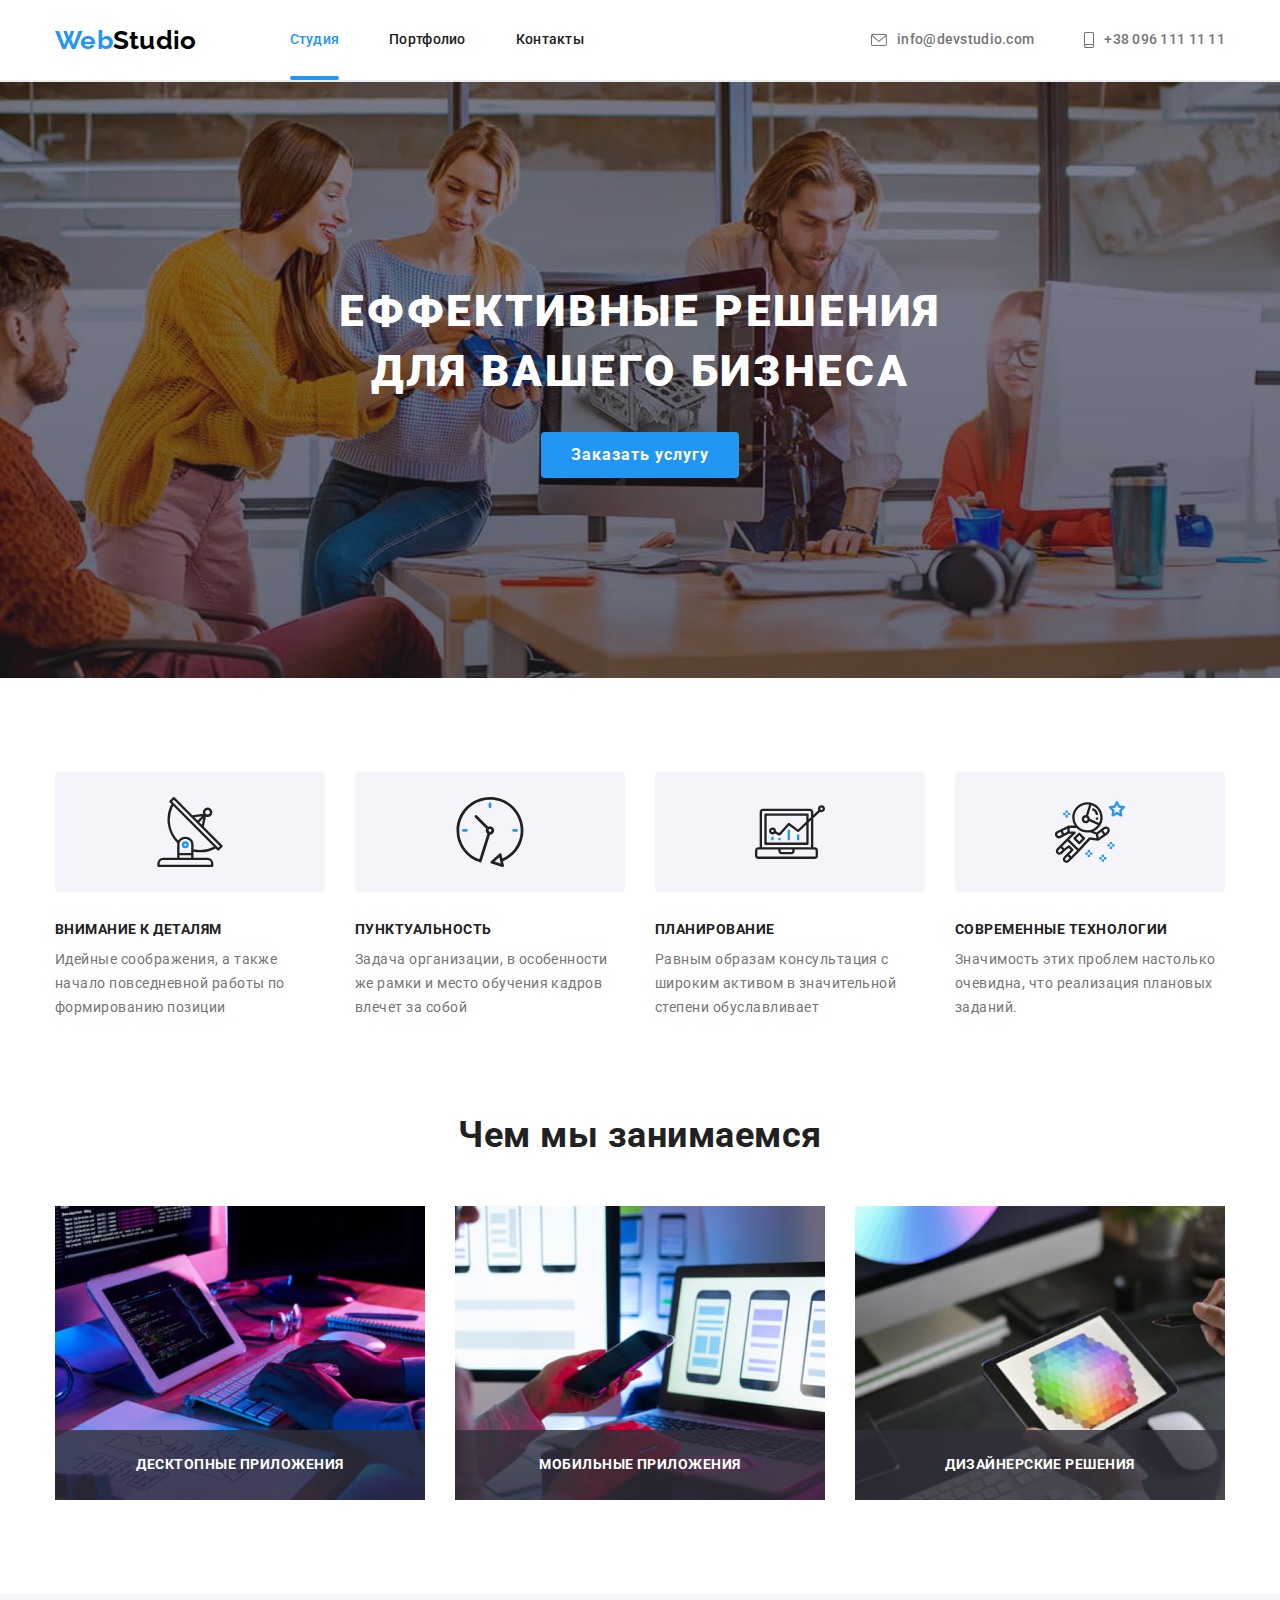
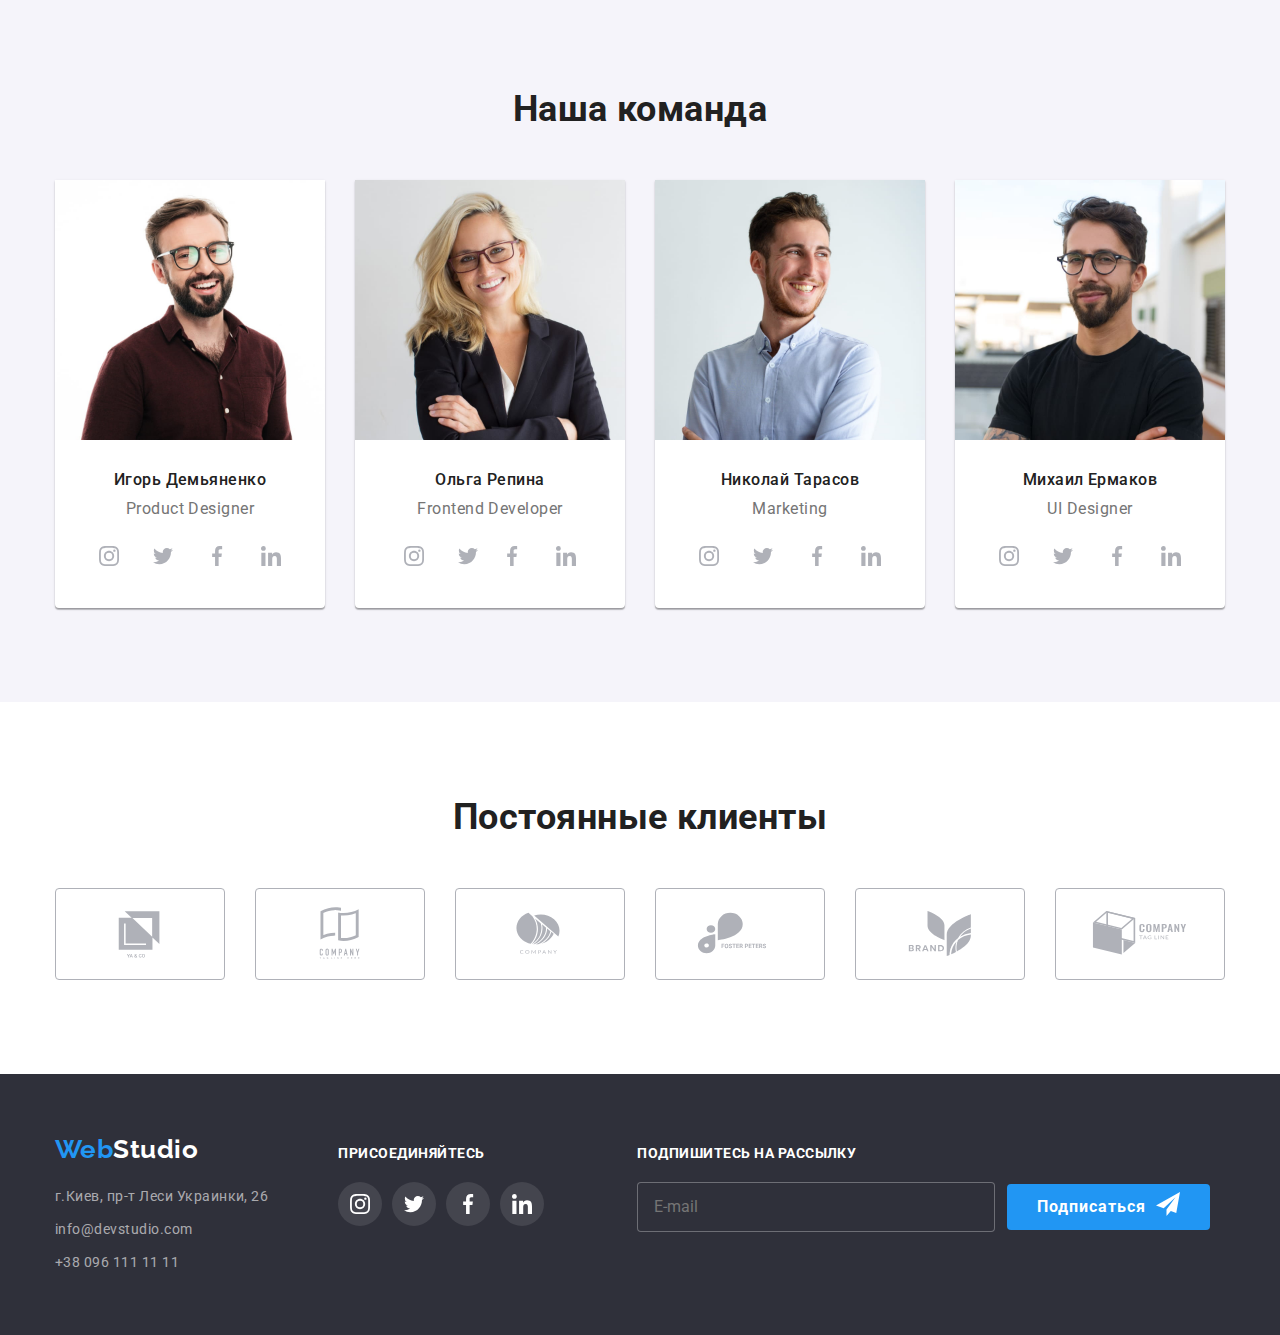
<file: index.html>
<!DOCTYPE html>
<html lang="ru">
<head>
    <meta charset="UTF-8">
    <meta http-equiv="X-UA-Compatible" content="IE=edge">
    <meta name="viewport" content="width=device-width, initial-scale=1.0">
    <link href="https://fonts.googleapis.com/css2?family=Raleway:wght@700&family=Roboto:wght@400;500;700;900&display=swap"
        rel="stylesheet">    
    <title >Студия</title>    
    <link href="./css/main.min.css" rel="stylesheet" />   
</head> 
<body class="page">
    <!-- Navigation -->
    <header class="pseudo">
        <div class="container">
            <div class="header">
                <a href="/" lang="en" class="logo">Web<span class="logo--black">Studio</span></a>
                <nav class="nav">
                    <ul class="nav__list list">
                        <li class="nav__item item"><a href="" class="link current">Студия</a></li>
                        <li class="nav__item item"><a href="./portfolio.html" class="link"> Портфолио</a></li>
                        <li class="nav__item item"><a href="" class="link">Контакты</a></li>
                    </ul>
                </nav>
                <ul class="auth list">
                    <li class="auth__item item">
                        <a href="mailto:info@devstudio.com" class="link">
                            <svg class="auth__icon" width="16" height="12">
                                <use href="./images/icons.svg#icon-envelope"></use>
                            </svg>info@devstudio.com
                         </a>
                    </li>
                    <li class="auth__item item">
                        <a href="tel:+380961111111" class="link">
                            <svg class="auth__icon" width="10" height="16">
                                <use href="./images/icons.svg#icon-smartphone"></use>
                            </svg>+38 096 111 11 11
                         </a>
                    </li>
                </ul>
            </div>
        
        </div>
    </header>
    <!-- Content of page -->
        <main>
        <section class="section">  
            <div class="hero">
                <div class="container">                  
                    <h1 class="hero__slogan">Еффективные решения<br> для вашего бизнеса</h1>
                    <button type="button" class="button" data-modal-open >Заказать услугу</button>               
                 </div>
            </div>
        </section>
        <section class="section">
            <div class="container">
                <h2 class="title hidden">Особенности</h2>
                <ul class="features__list list">
                    <li class="features__item">
                        <div class="features__icon">
                            <svg class="features__icon--svg" width="70" height="70">
                            <use href="./images/icons.svg#icon-antenna"></use>
                        </svg>
                        </div>
                        <h3 class="features__subtitle">Внимание к деталям</h3>
                        <p class="features__text">Идейные соображения, а также начало повседневной работы по формированию позиции</p>
                    </li>
                    <li class="features__item">
                    <div class="features__icon">
                        <svg class="features__icon--svg" width="70" height="70">
                            <use href="./images/icons.svg#icon-clock"></use>
                        </svg>
                        </div>
                        <h3 class="features__subtitle">Пунктуальность</h3>
                        <p class="features__text">Задача организации, в особенности же рамки и место обучения кадров влечет за собой</p>
                    </li>
                    <li class="features__item">
                        <div class="features__icon">
                            <svg class="features__icon--svg" width="70" height="70">
                                <use href="./images/icons.svg#icon-diagram"></use>
                            </svg>
                        </div>
                        <h3 class="features__subtitle">Планирование</h3>
                        <p class="features__text">Равным образам консультация с широким активом в значительной степени обуславливает</p>
                    </li>
                    <li class="features__item">
                        <div class="features__icon">
                            <svg class="features__icon--svg" width="70" height="70">
                                <use href="./images/icons.svg#icon-astronaut"></use>
                            </svg>
                        </div>
                        <h3 class="features__subtitle">Современные технологии</h3>
                        <p class="features__text">Значимость этих проблем настолько очевидна, что реализация плановых заданий.</p>
                    </li>
                </ul>
            </div>
        </section>
        <section class="section specialization">
            <div class="container">
                <h2 class="specialization__title title">Чем мы занимаемся</h2>
                <ul class="list">
                    <li class="specialization__list">
                        <div class="specialization__item">
                            <p class="specialization__item-bgr"></p>
                            <img class="image" src="./images/box/boxone.jpg" alt="Мы создаем проект" width="370" />
                            <p class="specialization__item-text">Десктопные приложения</p>
                        </div>
                    </li>
                    <li class="specialization__list">
                        <div class="specialization__item">
                            <p class="specialization__item-bgr"></p>
                            <img class="image" src="./images/box/boxtwo.jpg" alt="Мы адаптируем проект" width="370" />
                            <p class="specialization__item-text">Мобильные приложения</p>
                        </div>
                    </li>
                    <li class="specialization__list">
                        <div class="specialization__item">
                            <p class="specialization__item-bgr"></p>
                            <img class="image" src="./images/box/boxthree.jpg" alt="Мы смотрим результат" width="370" />
                            <p class="specialization__item-text">Дизайнерские решения</p>
                        </div>
                    </li>
                </ul>
            </div>            
        </section>
        <section class="team section">
            <div class="container">
                <h2 class="team__title title">Наша команда</h2>
                <ul class="list">
                    <li class="team__item">
                        <img class="team__image image" src="./images/team/teamcardone.jpg" alt="Игорь Демьяненко" width="270" />
                        <div class="team__card">
                            <h3 class="team__person">Игорь Демьяненко</h3>
                            <p lang="en" class="team__person-job">Product Designer</p>
                            <ul class="social-list list">
                                <li class="social-list__item"><a class="social-list__link" href="" target="_blank" rel="noopener nofollowed" aria-label="instagram">
                                    <svg class="social-list__icon" width="20" height="20">
                                        <use class="instagram" href="./images/icons.svg#icon-instagram"></use>
                                    </svg></a>
                                </li>
                                <li class="social-list__item"><a class="social-list__link" href="" target="_blank" rel="noopener nofollowed" aria-label="twitter">
                                        <svg class="social-list__icon" width="20" height="20">
                                            <use class="twitter" href="./images/icons.svg#icon-twitter"></use>
                                        </svg></a>
                                </li>
                                <li class="social-list__item"><a class="social-list__link" href="" target="_blank" rel="noopener nofollowed" aria-label="facebook">
                                        <svg class="social-list__icon" width="20" height="20">
                                            <use class="facebook" href="./images/icons.svg#icon-facebook"></use>
                                        </svg></a>
                                </li>
                                <li class="social-list__item"><a class="social-list__link" href="" target="_blank" rel="noopener nofollowed" aria-label="linkedin">
                                        <svg class="social-list__icon" width="20" height="20">
                                            <use class="linkedin" href="./images/icons.svg#icon-linkedin"></use>
                                        </svg></a>
                                </li>
                            </ul>
                    </div>
                    </li>
                    <li class="team__item">
                        <img class="team__image image" src="./images/team/teamcardtwo.jpg" alt="Ольга Репина" width="270" />
                        <div class="team__card">
                            <h3 class="team__person">Ольга Репина</h3>
                            <p lang="en" class="team__person-job">Frontend Developer</p>
                            <ul class="social-list list">
                                <li class="social-list__item"><a class="social-list__link" href="" target="_blank" rel="noopener nofollowed" aria-label="instagram">
                                        <svg class="social-list__icon" width="20" height="20">
                                            <use class="instagram" href="./images/icons.svg#icon-instagram"></use>
                                        </svg></a>
                                </li>
                                <li class="ssocial-list__item"><a class="social-list__link" href="" target="_blank" rel="noopener nofollowed" aria-label="twitter">
                                        <svg class="social-list__icon" width="20" height="20">
                                            <use class="twitter" href="./images/icons.svg#icon-twitter"></use>
                                        </svg></a>
                                </li>
                                <li class="social-list__item"><a class="social-list__link" href="" target="_blank" rel="noopener nofollowed" aria-label="facebook">
                                        <svg class="social-list__icon" width="20" height="20">
                                            <use class="facebook" href="./images/icons.svg#icon-facebook"></use>
                                        </svg></a>
                                </li>
                                <li class="social-list__item"><a class="social-list__link" href="" target="_blank" rel="noopener nofollowed" aria-label="linkedin">
                                        <svg class="social-list__icon" width="20" height="20">
                                            <use class="linkedin" href="./images/icons.svg#icon-linkedin"></use>
                                        </svg></a>
                                </li>
                            </ul>
                        </div>                        
                    </li>
                    <li class="team__item">
                        <img class="team__image image" src="./images/team/teamcardthree.jpg" alt="Николай Тарасов" width="270" />
                        <div class="team__card">
                            <h3 class="team__person">Николай Тарасов</h3>
                            <p lang="en" class="team__person-job">Marketing</p>
                            <ul class="social-list list">
                                <li class="social-list__item"><a class="social-list__link" href="" target="_blank" rel="noopener nofollowed" aria-label="instagram">
                                        <svg class="social-list__icon" width="20" height="20">
                                            <use class="instagram" href="./images/icons.svg#icon-instagram"></use>
                                        </svg></a>
                                </li>
                                <li class="social-list__item"><a class="social-list__link" href="" target="_blank" rel="noopener nofollowed" aria-label="twitter">
                                        <svg class="social-list__icon" width="20" height="20">
                                            <use class="twitter" href="./images/icons.svg#icon-twitter"></use>
                                        </svg></a>
                                </li>
                                <li class="social-list__item"><a class="social-list__link" href="" target="_blank" rel="noopener nofollowed" aria-label="facebook">
                                        <svg class="social-list__icon" width="20" height="20">
                                            <use class="facebook" href="./images/icons.svg#icon-facebook"></use>
                                        </svg></a>
                                </li>
                                <li class="social-list__item"><a class="social-list__link" href="" target="_blank" rel="noopener nofollowed" aria-label="linkedin">
                                        <svg class="social-list__icon" width="20" height="20">
                                            <use class="linkedin" href="./images/icons.svg#icon-linkedin"></use>
                                        </svg></a>
                                </li>
                            </ul>
                        </div>                        
                    </li>
                    <li class="team__item">
                        <img class="team__image image" src="./images/team/teamcardfour.jpg" alt="Михаил Ермаков" width="270" />
                        <div class="team__card">
                            <h3 class="team__person">Михаил Ермаков</h3>
                        <p lang="en" class="team__person-job">UI Designer</p>
                        <ul class="social-list list ">
                            <li class="social-list__item"><a class="social-list__link" href="" target="_blank" rel="noopener nofollowed" aria-label="instagram">
                                    <svg class="social-list__icon" width="20" height="20">
                                        <use class="instagram" href="./images/icons.svg#icon-instagram"></use>
                                    </svg></a>
                            </li>
                            <li class="social-list__item"><a class="social-list__link" href="" target="_blank" rel="noopener nofollowed" aria-label="twitter">
                                    <svg class="social-list__icon" width="20" height="20">
                                        <use class="twitter" href="./images/icons.svg#icon-twitter"></use>
                                    </svg></a>
                            </li>
                            <li class="social-list__item"><a class="social-list__link" href="" target="_blank" rel="noopener nofollowed" aria-label="facebook">
                                    <svg class="social-list__icon" width="20" height="20">
                                        <use class="facebook" href="./images/icons.svg#icon-facebook"></use>
                                    </svg></a>
                            </li>
                            <li class="social-list__item"><a class="social-list__link" href="" target="_blank" rel="noopener nofollowed" aria-label="linkedin">
                                    <svg class="social-list__icon" width="20" height="20">
                                        <use class="linkedin" href="./images/icons.svg#icon-linkedin"></use>
                                    </svg></a>
                            </li>
                        </ul>
                        </div>                        
                    </li>
                </ul>
            </div>            
        </section>
        <!-- Our cliets -->
        <section class="section logos">            
            <div class="container">
                <h2 class="clients title">Постоянные клиенты</h2>
                <ul class="list">
                    <li class="clients__item"><a class="clients__logos" href="" target="_blank" rel="noopener nofollowed" aria-label="client-one">
                        <svg  width="106" height="60">
                            <use href="./images/icons.svg#icon-logo"></use>
                        </svg></a>
                    </li>
                    <li class="clients__item"><a class="clients__logos" href="" target="_blank" rel="noopener nofollowed" aria-label="client-one">
                            <svg  width="106" height="60">
                                <use href="./images/icons.svg#icon-logoone"></use>
                            </svg></a>
                    </li>
                    <li class="clients__item"><a class="clients__logos" href="" target="_blank" rel="noopener nofollowed" aria-label="client-one">
                            <svg  width="106" height="60">
                                <use href="./images/icons.svg#icon-logotwo"></use>
                            </svg></a>
                    </li>
                    <li class="clients__item"><a class="clients__logos" href="" target="_blank" rel="noopener nofollowed" aria-label="client-one">
                            <svg  width="106" height="60">
                                <use href="./images/icons.svg#icon-logothree"></use>
                            </svg></a>
                    </li>
                    <li class="clients__item"><a class="clients__logos" href="" target="_blank" rel="noopener nofollowed" aria-label="client-one">
                            <svg  width="106" height="60">
                                <use href="./images/icons.svg#icon-logofour"></use>
                            </svg></a>
                    </li>
                    <li class="clients__item"><a class="clients__logos" href="" target="_blank" rel="noopener nofollowed" aria-label="client-one">
                            <svg  width="106" height="60">
                                <use  href="./images/icons.svg#icon-logofive"></use>
                            </svg></a>
                    </li>
                </ul>
            </div>
        </section>
    </main>
    <!-- Footer -->
    <footer class="footer">  
        <div class="container box">     
            <div class="footer-contacts">
                <a href="/" lang="en" class="logo footer-contacts__logo">Web<span class="logo--white">Studio </span></a>
                <address>
                    <ul class="footer-contacts__list">
                        <li class="footer-contacts__item">
                            <a href="/" class="contacts">г.Киев, пр-т Леси Украинки, 26</a>
                        </li>
                        <li class="footer-contacts__item">
                            <a href="mailto:info@devstudio.com" class="contacts">info@devstudio.com </a>
                        </li>
                        <li class="footer-contacts__item">
                            <a href="tel:+380961111111" class="contacts"> +38 096 111 11 11 </a>
                        </li>
                    </ul>
                </address>
            </div>  
            <div class="footer-social">
                <h3 class="appeal">Присоединяйтесь</h3>
                <ul class="social-list list">
                    <li class="social-list__item"><a class="social-list__link btm" href="" target="_blank" rel="noopener nofollowed" aria-label="instagram">
                            <svg class="social-list__icon" width="20" height="20">
                                <use href="./images/icons.svg#icon-instagram"></use>
                            </svg></a>
                    </li>
                    <li class="social-list__item"><a class="social-list__link btm" href="" target="_blank" rel="noopener nofollowed" aria-label="twitter">
                            <svg class="social-list__icon" width="20" height="20">
                                <use  href="./images/icons.svg#icon-twitter"></use>
                            </svg></a>
                    </li>
                    <li class="social-list__item"><a class="social-list__link btm" href="" target="_blank" rel="noopener nofollowed" aria-label="facebook">
                            <svg class="social-list__icon" width="20" height="20">
                                <use href="./images/icons.svg#icon-facebook"></use>
                            </svg></a>
                    </li>
                    <li class="social-list__item"><a class="social-list__link btm" href="" target="_blank" rel="noopener nofollowed" aria-label="linkedin">
                            <svg class="social-list__icon" width="20" height="20">
                                <use href="./images/icons.svg#icon-linkedin"></use>
                            </svg></a>
                    </li>
                </ul>
            </div>
            <div>                
                <b class="appeal">Подпишитесь на рассылку</b>
                <form class="form">                                            
                    <input class="form__input" type="email" name="email" placeholder="E-mail">                  
                    <button class="button" type="submit">Подписаться
                        <svg class="form__icon" width="24" height="24">
                            <use href="./images/icons.svg#icon-send"></use>
                        </svg>
                    </button>
                </form>
            </div>
        </div>
    </footer>  
    <!-- Modal window-->
    <div class="backdrop is-hidden" data-modal>
        <div class="modal">         
            <button class="button-close" type="submit" data-modal-close>
                <svg width="18" height="18">
                    <use href="./images/icons.svg#icon-close"></use>
                    </svg>
            </button>           
            <div class="modal__form"> 
                <p class="modal__appeal">Оставьте свои данные, мы вам перезвоним</p>
                <form class="modal__field">                    
                    <label class="modal__field-item label">
                        <span class="modal__text">Имя</span>
                        <input class="modal__input" type="text" name="username" placeholder=" ">
                        <svg class="modal__icon" width="18" height="18">
                            <use href="./images/icons.svg#icon-person"></use>
                            </svg>
                    </label>                                 
                    <label class="modal__field-item label">
                        <span class="modal__text">Телефон</span>
                        <input class="modal__input" type="number" name="number" placeholder=" ">                        
                        <svg class="modal__icon" width="18" height="18">
                            <use href="./images/icons.svg#icon-phone"></use>
                            </svg>
                    </label>                                 
                    <label class="modal__field-item label">
                        <span class="modal__text">E-mail</span>
                        <input class="modal__input" type="email" name="email" placeholder=" ">                        
                        <svg class="modal__icon" width="18" height="18">
                            <use href="./images/icons.svg#icon-email"></use>
                            </svg>
                    </label>                                  
                    <label class="modal__field-textarea label">
                        <textarea class="modal__textarea" name="feedback" placeholder="Введите текст..."></textarea> 
                        <span class="modal__text">Комментарий</span>                               
                    </label>                    
                    <label class="modal__field-checkbox label">
                        <span class="modal__square"></span>
                        <span class="modal__agreement">Соглашаюсь с рассылкой и принимаю <a href="/" class="modal__contract">Условия
                                договора</a></span>
                        <input class="modal__check" type="checkbox" name="checkbox">                        
                        <svg class="modal__icon-check" width="16" height="15">
                            <use href="./images/icons.svg#icon-check"></use>
                        </svg>
                    </label>                   
                    <button class="button modal__submit" type="submit">Отправить</button>
                </form>
            </div>
            
        </div>
    </div>
    <script src="./js/modal.js"></script>
</body>
</html>
</file>
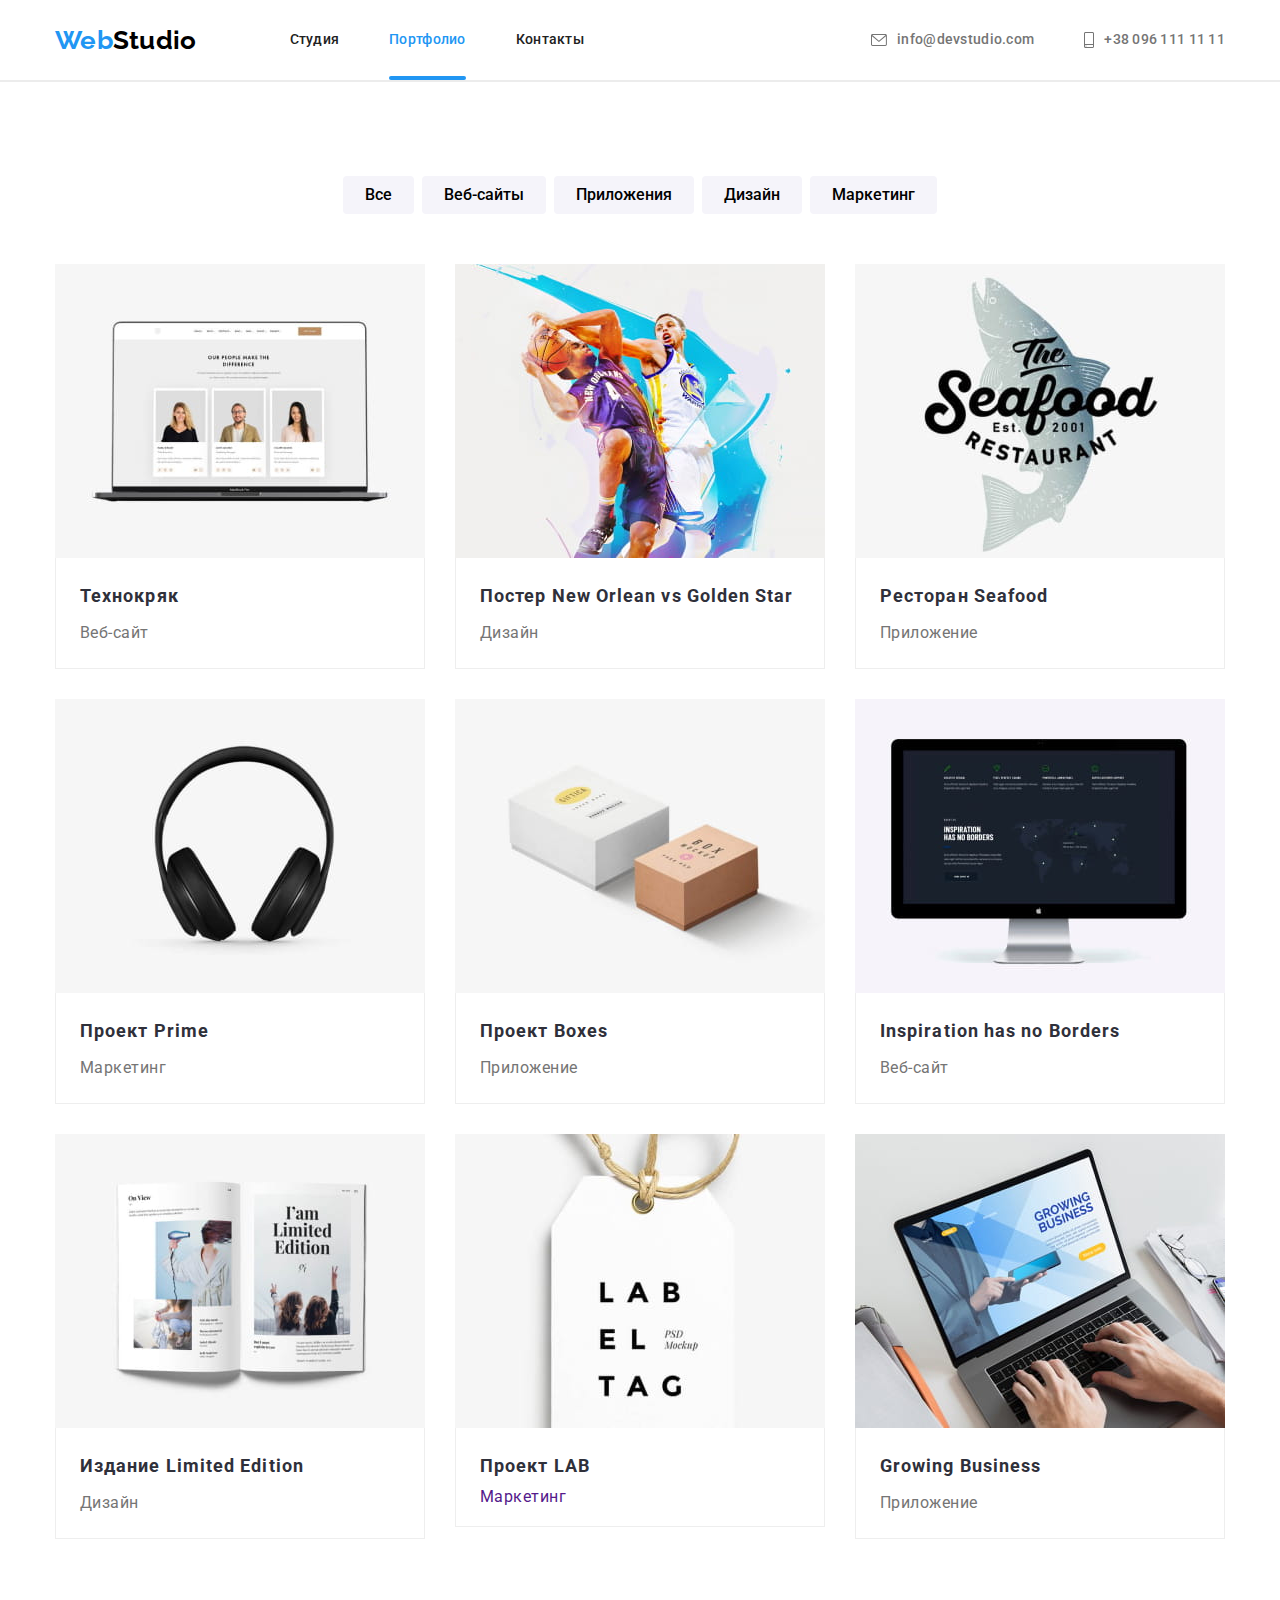
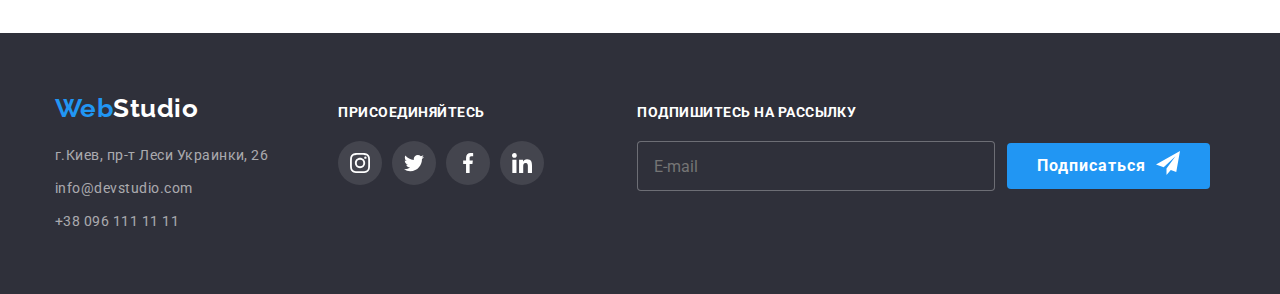
<file: portfolio.html>
<!DOCTYPE html>
<html lang="ru">

<head>
    <meta charset="UTF-8">
    <meta http-equiv="X-UA-Compatible" content="IE=edge">
    <meta name="viewport" content="width=device-width, initial-scale=1.0">
    <link href="https://fonts.googleapis.com/css2?family=Raleway:wght@700&family=Roboto:wght@400;500;700;900&display=swap"
        rel="stylesheet">    
    <title>Портфолио</title>   
    <link href="./css/main.min.css" rel="stylesheet" />    
</head>
<body class="page">
    <!-- Portfolio -->
<header class="pseudo">
    <div class="container">
        <div class="header">
            <a href="/" lang="en" class="logo">Web<span class="logo--black">Studio</span></a>
            <nav class="nav">
                <ul class="nav__list list">
                    <li class="nav__item item"><a href="./index.html" class="link">Студия</a></li>
                    <li class="nav__item item"><a href="" class="link current"> Портфолио</a></li>
                    <li class="nav__item item"><a href="" class="link">Контакты</a></li>
                </ul>
            </nav>
            <ul class="auth list">
                <li class="auth__item item">
                    <a href="mailto:info@devstudio.com" class="link">
                        <svg class="auth__icon" width="16" height="12">
                            <use href="./images/icons.svg#icon-envelope"></use>
                        </svg>info@devstudio.com
                    </a>
                </li>
                <li class="auth__item item">
                    <a href="tel:+380961111111" class="link">
                        <svg class="auth__icon" width="10" height="16">
                            <use href="./images/icons.svg#icon-smartphone"></use>
                        </svg>+38 096 111 11 11
                    </a>
                </li>
            </ul>
        </div>

    </div>
</header>
    <main>
        <!-- Our Projects -->
       <section class="projects section">
            <div class="container">
                <h1 class="title hidden">Наши проекты</h1>
                <!-- Filters -->
                <ul class="filter list">
                    <li class="filter__item"><button type="button" class="filter__buttom">Все</button></li>
                    <li class="filter__item"><button type="button" class="filter__buttom">Веб-сайты</button></li>
                    <li class="filter__item"><button type="button" class="filter__buttom">Приложения</button></li>
                    <li class="filter__item"><button type="button" class="filter__buttom">Дизайн</button></li>
                    <li class="filter__item"><button type="button" class="filter__buttom">Маркетинг</button></li>
                </ul>          
        <!-- Projects -->
                <ul class="project list">
                    <li class="project__item">
                        <a href="" class="project__link" target="_blank" rel="noopener nofollowed">
                            <div class="project__overlay">
                                <img class="project__img" src="./images/usprojekt/imgtehno.jpg" alt="Экран ноутбука с фотографиями" width="370">
                                <div class="project__text">
                                    <p class="project__text--size">Ресурс предлагает комплексные предложения с разным уровнем фунционала и сервисов. Все это позволит посетителю получить исчерпывающие сведения о компании или частном лице.</p>
                                </div>
                            </div>
                            <div class="project__border">
                                    <h2 class="project__border-name">Технокряк</h2>
                                    <p class="project__border-item">Веб-сайт</p>
                            </div>                                                     
                        </a>
                    </li>
                    <li class="project__item">
                    <a href="" class="project__link" target="_blank" rel="noopener nofollowed">
                            <div class="project__overlay">
                                <img class="project__img" src="./images/usprojekt/imgbasket.jpg" alt="Два баскетболиста" width="370">
                                <div class="project__text">
                                    <p class="project__text--size">Ресурс предлагает комплексные предложения с разным уровнем фунционала и сервисов. Все это позволит посетителю получить исчерпывающие сведения о компании или частном лице.</p>
                                </div>
                            </div>
                            <div class="project__border">
                                    <h2 class="project__border-name">Постер <span lang="en">New Orlean vs Golden Star</span></h2>
                                    <p class="project__border-item">Дизайн</p>
                            </div>                                                       
                        </a>
                    </li>
                    <li class="project__item">
                    <a href="" class="project__link" target="_blank" rel="noopener nofollowed">
                            <div class="project__overlay">
                                <img class="project__img" src="./images/usprojekt/imgfood.jpg" alt="Логотип ресторана" width="370">
                                <div class="project__text">
                                    <p class="project__text--size">Ресурс предлагает комплексные предложения с разным уровнем фунционала и сервисов. Все это позволит посетителю получить исчерпывающие сведения о компании или частном лице.</p>
                                </div>
                            </div>
                            <div class="project__border">
                                    <h2 class="project__border-name">Ресторан <span lang="en">Seafood</span></h2>
                                    <p class="project__border-item">Приложение</p>
                            </div>                                                       
                        </a>
                    </li>
                    <li class="project__item">
                        <a href="" class="project__link" target="_blank" rel="noopener nofollowed">
                            <div class="project__overlay">
                                <img class="project__img" src="./images/usprojekt/imgheadphone.jpg" alt="Наушники" width="370">
                                <div class="project__text">
                                    <p class="project__text--size">Ресурс предлагает комплексные предложения с разным уровнем фунционала и сервисов. Все это позволит
                                    посетителю получить исчерпывающие сведения о компании или частном лице.</p>
                                </div>
                            </div>
                            <div class="project__border">
                                    <h2 class="project__border-name">Проект <span lang="en">Prime</span></h2>
                                    <p class="project__border-item">Маркетинг</p>
                            </div>                                                       
                        </a>
                    </li>
                    <li class="project__item">
                        <a href="" class="project__link" target="_blank" rel="noopener nofollowed">
                            <div class="project__overlay">
                                <img class="project__img" src="./images/usprojekt/imgboxes.jpg" alt="Две разноцветные коробки" width="370">
                                <div class="project__text">
                                    <p class="project__text--size">Ресурс предлагает комплексные предложения с разным уровнем фунционала и сервисов. Все это позволит посетителю получить исчерпывающие сведения о компании или частном лице.</p>
                                </div>
                            </div>
                            <div class="project__border">
                                    <h2 class="project__border-name">Проект <span lang="en">Boxes</span></h2>
                                    <p class="project__border-item">Приложение</p>
                            </div>                                                      
                        </a>
                    </li>
                    <li class="project__item">
                        <a href="" class="project__link" target="_blank" rel="noopener nofollowed">
                            <div class="project__overlay">
                                <img class="project__img" src="./images/usprojekt/imgmonic.jpg" alt="Монитор компьютера" width="370">
                                <div class="project__text">
                                    <p class="project__text--size">Ресурс предлагает комплексные предложения с разным уровнем фунционала и сервисов. Все это позволит посетителю получить исчерпывающие сведения о компании или частном лице.</p>
                                </div>
                            </div>
                            <div class="project__border">
                                    <h2 class="project__border-name"><span lang="en">Inspiration has no Borders</span></h2>
                                    <p class="project__border-item">Веб-сайт</p>
                            </div>                                                     
                        </a>
                    </li>
                    <li class="project__item">
                        <a href="" class="project__link" target="_blank" rel="noopener nofollowed">
                            <div class="project__overlay">
                                <img class="project__img" src="./images/usprojekt/imgmagazine.jpg" alt="Страницы журнала" width="370">
                                <div class="project__text">
                                    <p class="project__text--size">Ресурс предлагает комплексные предложения с разным уровнем фунционала и сервисов. Все это позволит посетителю получить исчерпывающие сведения о компании или частном лице.</p>                               
                                </div>
                            </div>
                            <div class="project__border">
                                    <h2 class="project__border-name">Издание <span lang="en">Limited Edition</span></h2>
                                    <p class="project__border-item">Дизайн</p>
                            </div>                                                       
                        </a>
                    </li>
                    <li class="project__item">
                        <a href="" class="project__link" target="_blank" rel="noopener nofollowed">
                            <div class="project__overlay">
                                <img class="project__img" src="./images/usprojekt/imgtag.jpg" alt="Ярлык проекта" width="370">
                                <div class="project__text">
                                    <p class="project__text--size">Ресурс предлагает комплексные предложения с разным уровнем фунционала и сервисов. Все это позволит посетителю получить исчерпывающие сведения о компании или частном лице.</p>
                                </div>
                            </div>
                            <div class="project__border">
                                    <h2 class="project__border-name">Проект <span lang="en">LAB</span></h2>
                                    <p class="project_border-item">Маркетинг</p>
                            </div>                                                        
                        </a>
                    </li>
                    <li class="project__item">
                        <a href="" class="project__link" target="_blank" rel="noopener nofollowed">
                            <div class="project__overlay">
                                <img class="project__img" src="./images/usprojekt/imglaptop.jpg" alt="Человек работающий на ноутбуке" width="370">
                                <div class="project__text">
                                    <p class="project__text--size">Ресурс предлагает комплексные предложения с разным уровнем фунционала и сервисов. Все это позволит посетителю получить исчерпывающие сведения о компании или частном лице.</p>
                                </div>
                            </div>
                            <div class="project__border">                                
                                    <h2 class="project__border-name"><span lang="en">Growing Business</span></h2>
                                    <p class="project__border-item">Приложение</p>
                            </div>                                                        
                        </a>
                    </li>
                </ul>
            </div>           
        </section>
    </main>
    <!-- Footer -->
    <footer class="footer">
        <div class="container box">
            <div class="footer-contacts">
                <a href="/" lang="en" class="logo footer-contacts__logo">Web<span class="logo--white">Studio </span></a>
                <address>
                    <ul class="footer-contacts__list">
                        <li class="footer-contacts__item">
                            <a href="/" class="contacts">г.Киев, пр-т Леси Украинки, 26</a>
                        </li>
                        <li class="footer-contacts__item">
                            <a href="mailto:info@devstudio.com" class="contacts">info@devstudio.com </a>
                        </li>
                        <li class="footer-contacts__item">
                            <a href="tel:+380961111111" class="contacts"> +38 096 111 11 11 </a>
                        </li>
                    </ul>
                </address>
            </div>
            <div class="footer-social">
                <h3 class="appeal">Присоединяйтесь</h3>
                <ul class="social-list list">
                    <li class="social-list__item"><a class="social-list__link btm" href="" target="_blank"
                            rel="noopener nofollowed" aria-label="instagram">
                            <svg class="social-list__icon" width="20" height="20">
                                <use href="./images/icons.svg#icon-instagram"></use>
                            </svg></a>
                    </li>
                    <li class="social-list__item"><a class="social-list__link btm" href="" target="_blank"
                            rel="noopener nofollowed" aria-label="twitter">
                            <svg class="social-list__icon" width="20" height="20">
                                <use href="./images/icons.svg#icon-twitter"></use>
                            </svg></a>
                    </li>
                    <li class="social-list__item"><a class="social-list__link btm" href="" target="_blank"
                            rel="noopener nofollowed" aria-label="facebook">
                            <svg class="social-list__icon" width="20" height="20">
                                <use href="./images/icons.svg#icon-facebook"></use>
                            </svg></a>
                    </li>
                    <li class="social-list__item"><a class="social-list__link btm" href="" target="_blank"
                            rel="noopener nofollowed" aria-label="linkedin">
                            <svg class="social-list__icon" width="20" height="20">
                                <use href="./images/icons.svg#icon-linkedin"></use>
                            </svg></a>
                    </li>
                </ul>
            </div>
            <div>
                <b class="appeal">Подпишитесь на рассылку</b>
                <form class="form">
                    <input class="form__input" type="email" name="email" placeholder="E-mail">
                    <button class="button" type="submit">Подписаться
                        <svg class="form__icon" width="24" height="24">
                            <use href="./images/icons.svg#icon-send"></use>
                        </svg>
                    </button>
                </form>
            </div>
        </div>
    </footer>
</body>

</html>
</file>
<file: css/main.min.css>
:root{--secondary-color: #FFFFFF;--animation-color: #2196F3;--paragraph-text-color: #757575;--background-main-color: #2F303A;--background-grey-color: #F5F4FA;--socialnet-sleep-color: #AFB1B8;--main-text-color: #212121;--border-color: #EEEEEE;--main-font-family: 'Roboto';--secondary-font-family: 'Raleway';--main-letter-spacing: 0.03em;--main-border-radius: 4px}/*! modern-normalize v1.1.0 | MIT License | https://github.com/sindresorhus/modern-normalize */*,::before,::after{box-sizing:border-box}html{line-height:1.15;-webkit-text-size-adjust:100%;-moz-tab-size:4;tab-size:4}body{margin:0;font-family:system-ui,-apple-system,"Segoe UI",Roboto,Helvetica,Arial,sans-serif,"Apple Color Emoji","Segoe UI Emoji"}hr{height:0;color:inherit}abbr[title]{text-decoration:underline dotted}b,strong{font-weight:bolder}code,kbd,samp,pre{font-family:ui-monospace, SFMono-Regular, Consolas, 'Liberation Mono', Menlo, monospace;font-size:1em}small{font-size:80%}sub,sup{font-size:75%;line-height:0;position:relative;vertical-align:baseline}sub{bottom:-0.25em}sup{top:-0.5em}table{text-indent:0;border-color:inherit}button,input,optgroup,select,textarea{font-family:inherit;font-size:100%;line-height:1.15;margin:0}button,select{text-transform:none}button,[type='button'],[type='reset'],[type='submit']{-webkit-appearance:button}::-moz-focus-inner{border-style:none;padding:0}:-moz-focusring{outline:1px dotted ButtonText}:-moz-ui-invalid{box-shadow:none}legend{padding:0}progress{vertical-align:baseline}::-webkit-inner-spin-button,::-webkit-outer-spin-button{height:auto}[type='search']{-webkit-appearance:textfield;outline-offset:-2px}::-webkit-search-decoration{-webkit-appearance:none}::-webkit-file-upload-button{-webkit-appearance:button;font:inherit}summary{display:list-item}h1,h2,h3,ul,p{margin-top:0;margin-bottom:0}.page{font-family:var(--main-font-family),sans-serif;letter-spacing:var(--main-letter-spacing);color:var(--main-text-color)}.section{padding-bottom:94px}.list{display:flex;padding-left:0;list-style-type:none}.container{width:1200px;padding-left:15px;padding-right:15px;margin-right:auto;margin-left:auto}.item:not(:last-child){margin-right:50px}.title{font-weight:700;font-size:36px;line-height:1.17;text-align:center}.hidden{position:absolute;width:1px;height:1px;margin:-1px;border:0;padding:0;white-space:nowrap;clip-path:inset(100%);clip:rect(0 0 0 0);overflow:hidden}.image{display:block}.appeal{display:block;font-weight:700;font-size:14px;line-height:1.14;margin-bottom:20px;color:var(--secondary-color);text-transform:uppercase}.logo{display:block;font-family:var(--secondary-font-family),sans-serif;font-weight:700;font-size:26px;line-height:1.19;text-decoration:none;color:var(--animation-color)}.logo--black{color:#000000}.logo--white{color:var(--secondary-color)}.header{display:flex;align-items:center;font-weight:500;font-size:14px;line-height:1.14;letter-spacing:0.02em}.pseudo::after{display:block;border:1px solid #ECECEC;content:"";background-color:var(--secondary-color)}.nav{margin-left:93px}.nav__list .link{position:relative;display:block;padding-top:32px;padding-bottom:32px;color:currentColor;text-decoration:none;transition-property:color;transition-duration:250ms;transition-timing-function:cubic-bezier(0.4, 0, 0.2, 1)}.nav__list .link:hover,.nav__list .link:focus{color:var(--animation-color)}.nav__list .link.current{color:var(--animation-color)}.nav__list .link.current::after{position:absolute;display:block;bottom:0;width:100%;height:4px;border-radius:var(--main-border-radius);content:"";background-color:var(--animation-color)}.auth.list{margin-left:auto}.auth__item .link{display:flex;padding-top:32px;padding-bottom:32px;align-items:center;color:var(--paragraph-text-color);fill:var(--paragraph-text-color);text-decoration:none;transition-property:color, fill;transition-duration:250ms;transition-timing-function:cubic-bezier(0.4, 0, 0.2, 1)}.auth__item .link:hover,.auth__item .link:focus{color:var(--animation-color);fill:var(--animation-color)}.auth__icon{margin-right:10px}.button{font-family:inherit;display:inline-flex;border-radius:var(--main-border-radius);padding:8px 30px;font-weight:700;font-size:16px;line-height:1.88;letter-spacing:0.06em;background-color:var(--animation-color);border:none;color:var(--secondary-color);cursor:pointer;transition-property:background-color;transition-duration:250ms;transition-timing-function:cubic-bezier(0.4, 0, 0.2, 1)}.button:hover,.button:focus{background-color:#188CE8}.hero{max-width:1600px;margin-right:auto;margin-left:auto;text-align:center;padding-top:200px;padding-bottom:200px;background-image:linear-gradient(rgba(47,48,58,0.1), rgba(47,48,58,0.4)),url(../images/hero.jpg);background-size:cover;background-repeat:no-repeat;background-position:center;background-color:#C4C4C4}.hero__slogan{margin-right:auto;margin-left:auto;margin-bottom:30px;font-weight:900;font-size:44px;line-height:1.36;letter-spacing:0.06em;text-transform:uppercase;color:var(--secondary-color)}.features__list{flex-wrap:wrap}.features__item{width:270px;margin-right:30px}.features__item:nth-child(4n){margin-right:0}.features__icon{display:flex;width:270px;height:120px;align-items:center;justify-content:center;border-radius:var(--main-border-radius);margin-right:0px;margin-bottom:30px;background-color:var(--background-grey-color)}.features__icon--svg{margin-right:0px}.features__subtitle{margin-bottom:10px;font-weight:700;font-size:14px;line-height:1.14;text-transform:uppercase}.features__text{font-size:14px;line-height:1.71;color:var(--paragraph-text-color)}.specialization{padding-bottom:94px}.specialization__title{text-align:center;margin-bottom:50px}.specialization__list{width:370px;margin-right:30px}.specialization__list:nth-child(3n){margin-right:0}.specialization__item{display:flex;position:relative;align-items:center;justify-content:center}.specialization__item-bgr{display:inline-flex;position:absolute;content:"";width:370px;height:70px;bottom:0;background-color:var(--background-main-color);opacity:0.8}.specialization__item-text{display:block;position:absolute;font-weight:700;bottom:27px;font-size:14px;line-height:1.14;text-transform:uppercase;color:var(--secondary-color)}.team{padding-top:94px;background:var(--background-grey-color)}.team__title{text-align:center;margin-bottom:50px}.team__item{display:block;width:270px;margin-right:30px;box-shadow:0px 1px 3px rgba(0,0,0,0.12),0px 1px 1px rgba(0,0,0,0.14),0px 2px 1px rgba(0,0,0,0.2);border-radius:0px 0px 4px 4px;background-color:var(--secondary-color)}.team__item:nth-child(4n){margin-right:0}.team__card{text-align:center;padding-top:30px;padding-bottom:30px}.team__person{margin-bottom:10px;font-weight:500;font-size:16px;line-height:1.19}.team__person-job{font-size:16px;line-height:1.19;margin-bottom:16px;color:var(--paragraph-text-color)}.social-list{justify-content:center}.social-list__item:not(:last-child){margin-right:10px}.social-list__link{display:inline-flex;justify-content:center;align-items:center;width:44px;height:44px;border-radius:50%;background-color:var(--secondary-color);fill:var(--socialnet-sleep-color);transition-property:background-color, fill;transition-duration:250ms;transition-timing-function:cubic-bezier(0.4, 0, 0.2, 1)}.social-list__link:hover,.social-list__link:focus{background-color:var(--animation-color);fill:var(--secondary-color)}.logos{padding-top:94px;padding-bottom:94px}.clients{margin-bottom:50px}.clients__item:not(:last-child){margin-right:30px}.clients__logos{display:inline-flex;width:170px;height:92px;justify-content:center;align-items:center;border-radius:var(--main-border-radius);border:1px solid var(--socialnet-sleep-color);fill:var(--socialnet-sleep-color);transition-property:border-color, fill;transition-duration:250ms;transition-timing-function:cubic-bezier(0.4, 0, 0.2, 1)}.clients__logos:hover,.clients__logos:focus{border-color:var(--animation-color);fill:var(--animation-color)}.contacts{font-style:normal;font-size:14px;line-height:1.71;text-decoration:none;color:rgba(255,255,255,0.6);transition-property:color;transition-duration:250ms;transition-timing-function:cubic-bezier(0.4, 0, 0.2, 1)}.contacts:hover,.contacts:focus{color:var(--animation-color)}.footer{padding-top:60px;padding-bottom:60px;background:var(--background-main-color)}.box{display:flex;align-items:baseline}.footer-contacts{margin-right:70px}.footer-contacts__logo{margin-bottom:20px}.footer-contacts__list{flex-direction:column;padding-left:0;list-style-type:none}.footer-contacts__item:not(:last-child){margin-bottom:9px}.footer-social{margin-top:12px;margin-right:93px}.footer-social .social-list__icon{fill:var(--secondary-color)}.btm{background-color:rgba(255,255,255,0.1)}.form{display:flex;position:relative;align-items:center}.form__input{width:358px;height:50px;padding-left:16px;margin-right:12px;outline:none;border:1px solid rgba(255,255,255,0.3);border-radius:var(--main-border-radius);color:rgba(255,255,255,0.3);background-color:var(--background-main-color)}.form__icon{margin-left:10px}.backdrop{position:fixed;top:0;width:100%;height:100%;background-color:rgba(0,0,0,0.2);opacity:1;transition:opacity;transition-duration:250ms;transition-timing-function:cubic-bezier(0.4, 0, 0.2, 1)}.backdrop.is-hidden{opacity:0;pointer-events:none}.backdrop.is-hidden .modal{transform:translate(-50%, -50%) scale(0)}.button-close{position:absolute;top:8px;right:8px;display:inline-flex;justify-content:center;align-items:center;width:30px;height:30px;border:1px solid rgba(0,0,0,0.1);border-radius:50%;background-color:var(--secondary-color);transition-property:transform scale(1),fill;transition-duration:250ms;transition-timing-function:cubic-bezier(0.4, 0, 0.2, 1)}.button-close:hover,.button-close:focus{fill:var(--animation-color);cursor:pointer}.modal{display:block;top:50%;left:50%;position:absolute;transform:translate(-50%, -50%) scale(1);transition-duration:250ms;transition-timing-function:cubic-bezier(0.4, 0, 0.2, 1);min-width:528px;min-height:581px;justify-content:flex-end;background-color:var(--secondary-color);border-radius:var(--main-border-radius)}.modal__form{display:block;padding:40px}.modal__appeal{margin-bottom:12px;font-weight:700;font-size:20px;line-height:1.15;text-align:center;color:var(--main-text-color)}.modal__field{display:flex;flex-direction:column}.modal__field-item{display:inline-block;width:448px;height:58px;margin-bottom:10px}.modal__input{width:448px;height:40px;padding-left:40px;outline:none;border:1px solid rgba(33,33,33,0.2);border-radius:var(--main-border-radius);transition-property:border-color;transition-duration:250ms;transition-timing-function:cubic-bezier(0.4, 0, 0.2, 1)}.modal__input__input:focus,.modal__input__input:not(:placeholder-shown){border-color:var(--animation-color)}.modal__icon{position:absolute;top:10px;left:12px;transition-property:fill;transition-duration:250ms;transition-timing-function:cubic-bezier(0.4, 0, 0.2, 1)}.modal__input:focus+.modal__icon,.modal__input:not(:placeholder-shown)+.modal__icon{fill:var(--animation-color)}.modal__textarea{width:448px;height:138px;padding:12px 16px;outline:none;border:1px solid rgba(33,33,33,0.2);border-radius:var(--main-border-radius);resize:none;transition-property:border-color;transition-duration:250ms;transition-timing-function:cubic-bezier(0.4, 0, 0.2, 1)}.modal__textarea__textarea:focus,.modal__textarea__textarea:not(:placeholder-shown){border-color:var(--animation-color)}.modal__text{position:absolute;top:-18px;left:0;font-size:12px;line-height:1.17;letter-spacing:0.01em;color:var(--paragraph-text-color)}.modal__field-textarea{width:448px;height:138px;margin-bottom:20px}.modal__field-checkbox{display:flex;width:448px;height:40px;margin-left:12px;margin-bottom:30px}.modal__square{width:16px;height:15px;border:1px solid var(--main-text-color);border-radius:4px}.modal__icon-check{position:absolute;fill:var(--secondary-color);border-radius:var(--main-border-radius);transition-property:fill, background-color;transition-duration:250ms;transition-timing-function:cubic-bezier(0.4, 0, 0.2, 1)}.modal__check:checked+.modal__icon-check{fill:var(--secondary-color);background-color:var(--animation-color)}.modal__check{appearance:none}.modal__agreement{margin-left:9px;position:relative;font-size:14px;line-height:1.71px;color:var(--paragraph-text-color)}.modal__contract{text-decoration:underline;color:var(--animation-color)}.modal__submit{margin:0 auto;padding:8px 55px}.label{position:relative;top:18px;align-items:center}.projects{padding-top:94px}.filter{justify-content:center;margin-bottom:50px}.filter .filter__item+.filter__item{margin-left:8px}.filter__buttom{padding:6px 22px;font-family:inherit;font-weight:500;font-size:16px;line-height:1.62;background-color:var(--background-grey-color);border:none;border-radius:var(--main-border-radius);cursor:pointer;transition-property:background-color, color, box-shadow;transition-duration:250ms;transition-timing-function:cubic-bezier(0.4, 0, 0.2, 1)}.filter__buttom:hover,.filter__buttom:focus{background-color:var(--animation-color);color:var(--secondary-color);box-shadow:0px 3px 1px rgba(0,0,0,0.1),0px 1px 2px rgba(0,0,0,0.08),0px 2px 2px rgba(0,0,0,0.12)}.project{flex-wrap:wrap;background:var(--secondary-color)}.project__item:not(:nth-child(3n)){margin-right:30px}.project__item:not(:nth-child(n+7)){margin-bottom:30px}.project__link{text-decoration:none;transition-property:box-shadow;transition-duration:250ms;transition-timing-function:cubic-bezier(0.4, 0, 0.2, 1)}.project__link:hover,.project__link:focus{display:block;box-shadow:0px 1px 1px rgba(0,0,0,0.12),0px 4px 4px rgba(0,0,0,0.06),1px 4px 6px rgba(0,0,0,0.16)}.project__overlay{position:relative;overflow:hidden}.project__img{display:block}.project__text{top:200%;position:absolute;width:100%;height:100%;display:block;background-color:var(--animation-color);transform:translate(0, -100%);transition-property:opacity, transform, box-shadow;transition-duration:250ms;transition-timing-function:cubic-bezier(0.4, 0, 0.2, 1);opacity:0}.project__item:hover .project__text,.project__item:focus .project__text{transform:translateY(-200%);opacity:0.9}.project__text--size{padding-top:63px;padding-left:24px;font-size:18px;line-height:1.6;color:var(--secondary-color)}.project__border{border-right:1px solid var(--border-color);border-bottom:1px solid var(--border-color);border-left:1px solid var(--border-color);padding-right:24px;padding-left:24px;padding-bottom:20px;padding-top:20px}.project__border .project__border-name{margin-bottom:4px;font-weight:700;font-size:18px;line-height:2;letter-spacing:0.06em;color:var(--background-main-color)}.project__border .project__border-item{font-size:16px;line-height:1.88;color:var(--paragraph-text-color)}
/*# sourceMappingURL=main.min.css.map */
</file>
